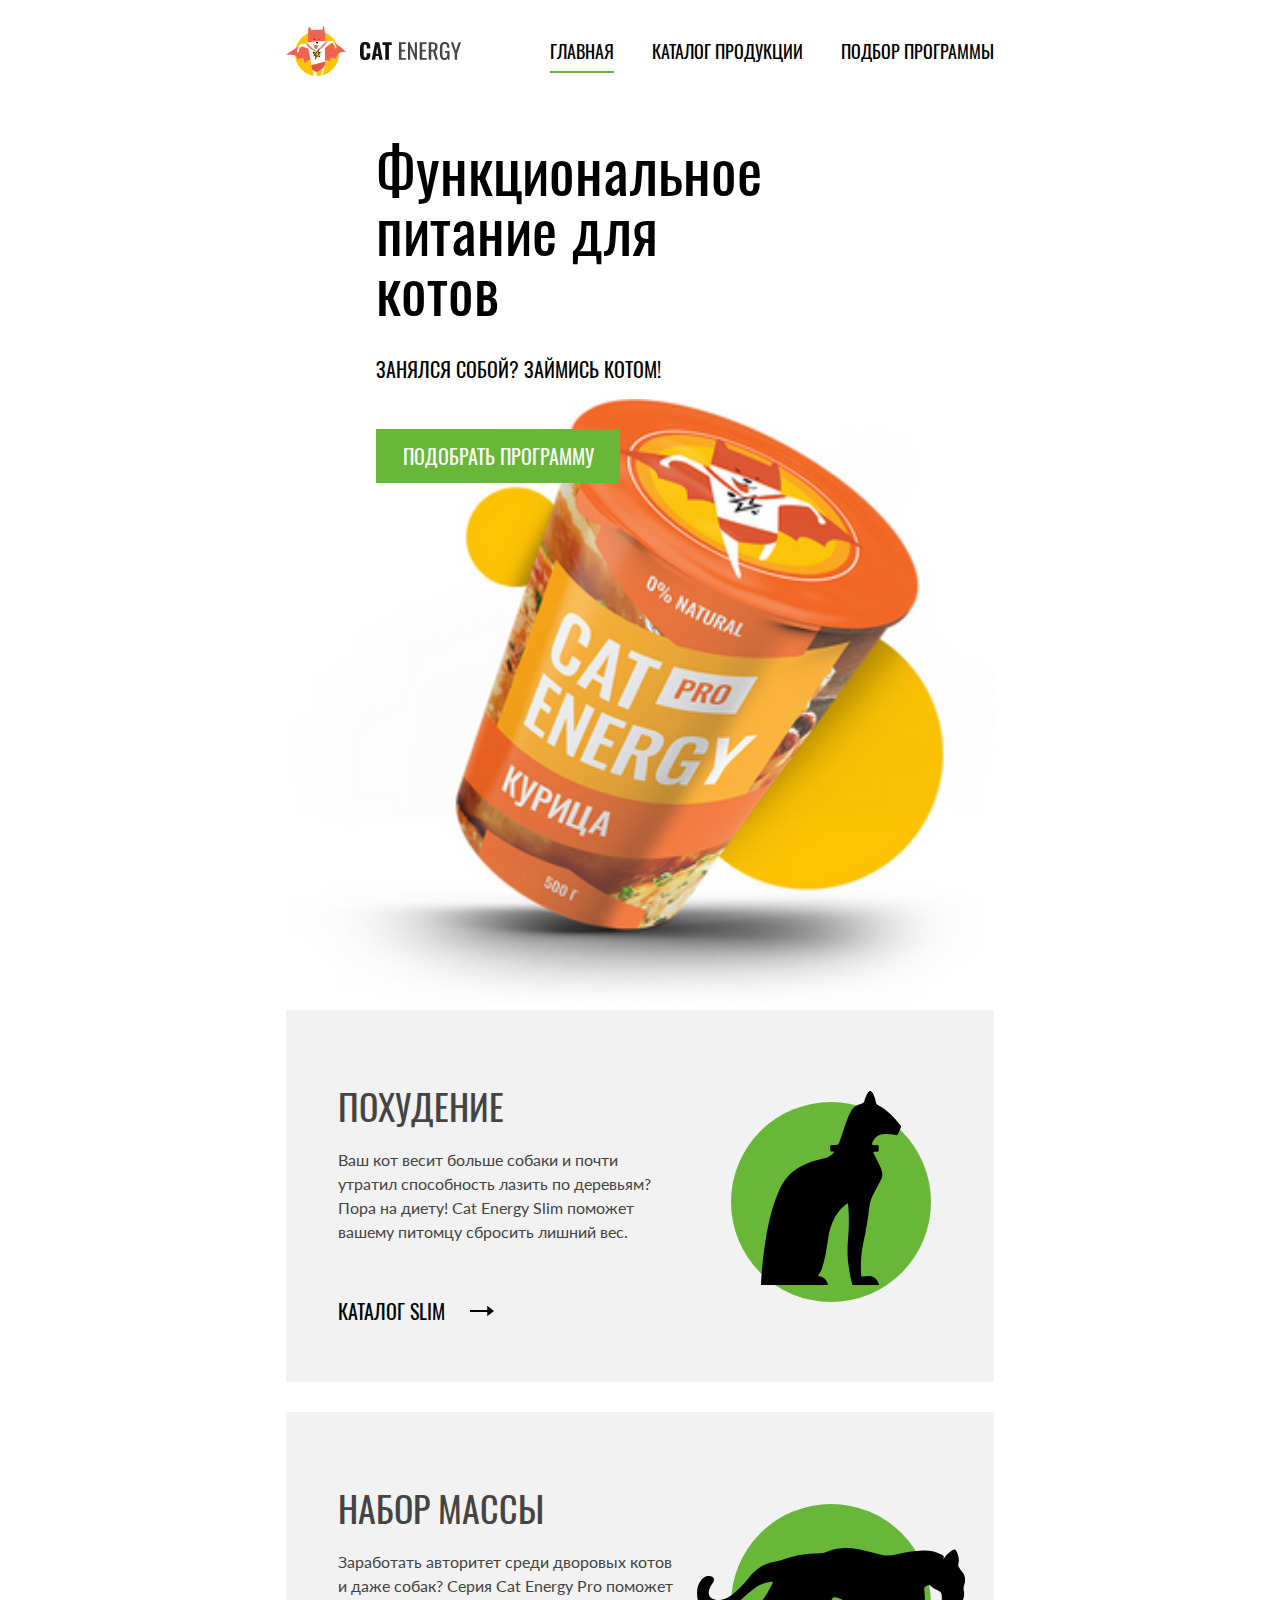
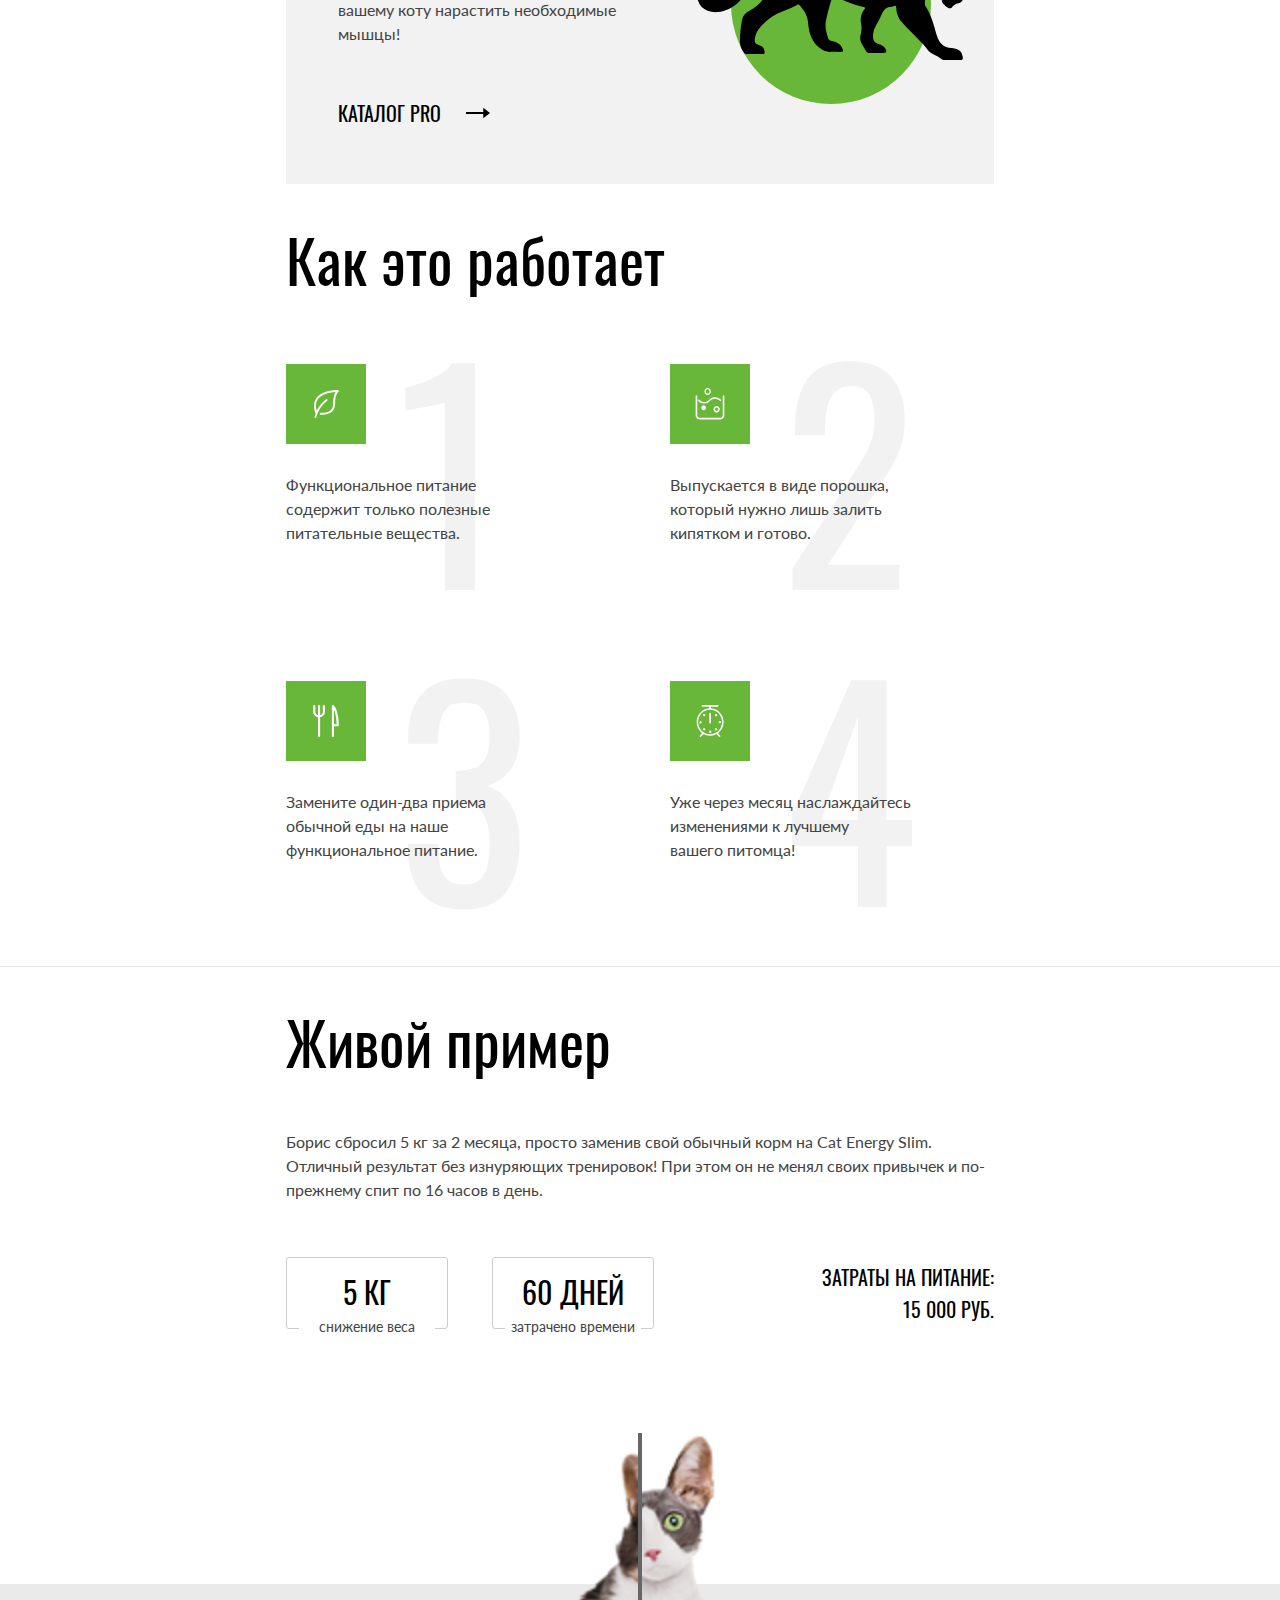
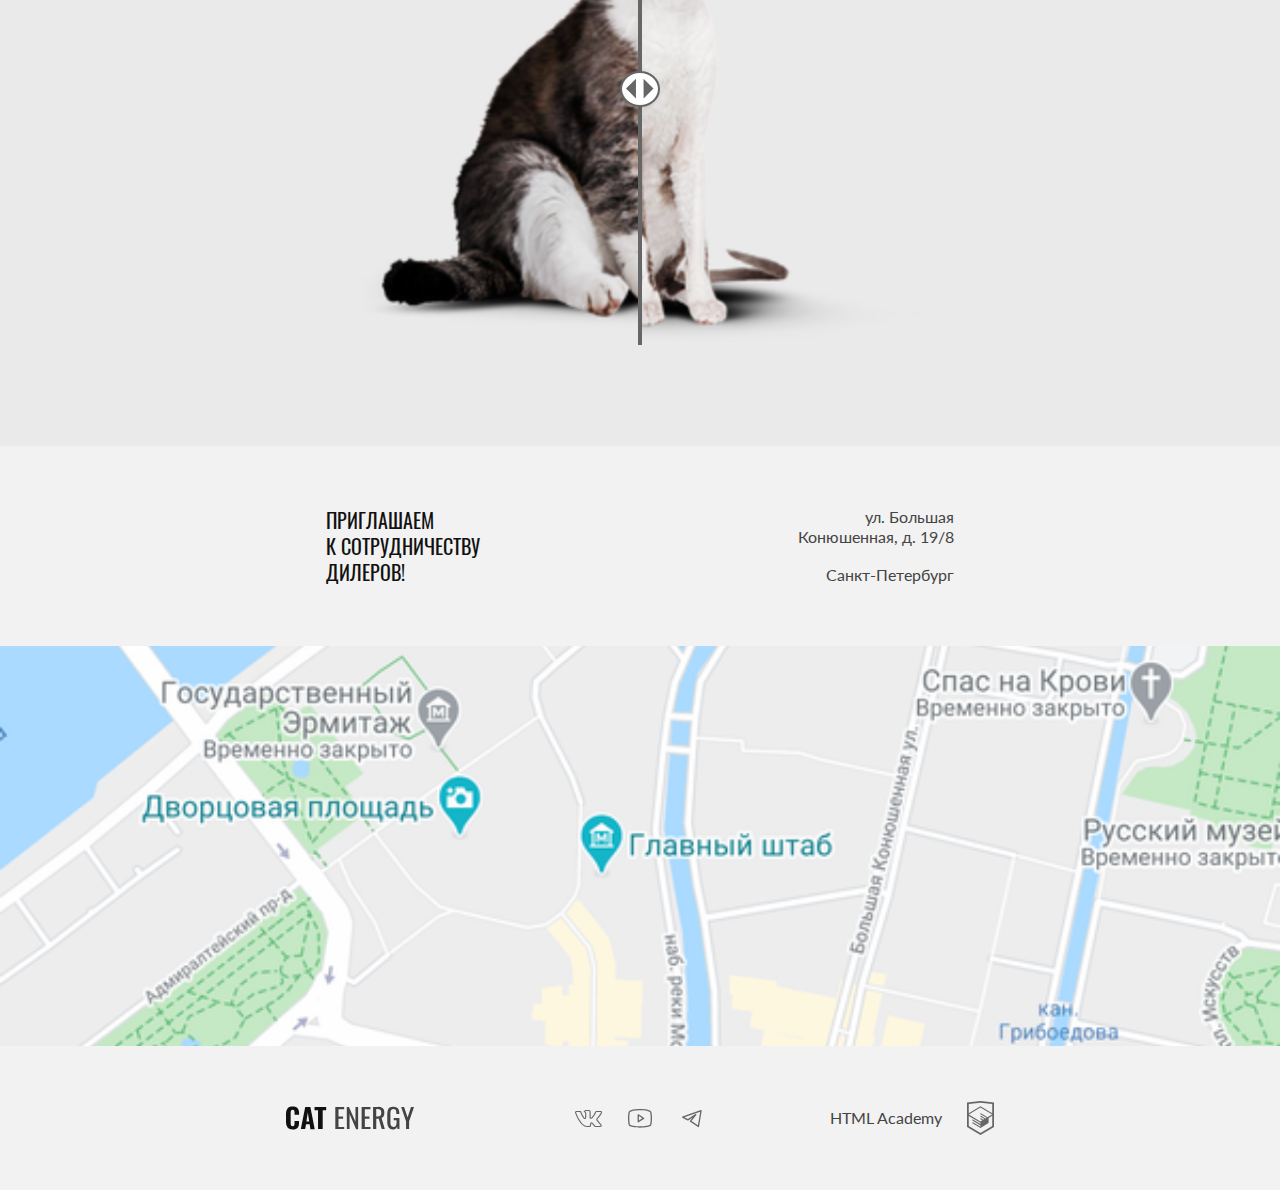
<file: index.html>
<!DOCTYPE html><html class="page" lang="ru"><head><meta charset="UTF-8"><title>Cat Energy</title><meta name="viewport" content="width=device-width,initial-scale=1"><link rel="stylesheet" href="./styles/styles.css"><link rel="icon" href="./favicon.ico"><link rel="icon" href="./favicons/icon.svg" type="image/svg+xml"><link rel="apple-touch-icon" href="./favicons/180.png"><link rel="manifest" href="./manifest.webmanifest"><link rel="preload" href="./fonts/lato/Lato-Regular.woff2" as="font" type="font/woff2"><link rel="preload" href="./fonts/oswald/oswaldregular.woff2" as="font" type="font/woff2"></head><body class="page-body"><header class="page-header container container-mobile"><a class="page-header__logo" href="#"><picture class="page-header__logo-picture"><source width="70" height="59" type="image/svg+xml" media="(min-width: 1440px)" srcset="./images/logo-picture-desktop.svg"><source width="60" height="50" type="image/svg+xml" media="(min-width: 768px)" srcset="./images/logo-picture-tablet.svg"><img src="./images/logo-picture-mobile.svg" width="33" height="38" alt="Логотип Cat Energy"></picture><img class="page-header__logo-text" src="./images/cat-logo-text.svg" width="101" height="20" alt="Текстовый логотип Cat Energy"></a><nav class="page-nav page-nav--highlighted"><button class="page-nav__toggle" type="button"><span class="visually-hidden">Открыть меню</span></button><ul class="page-nav__list page-nav__list--opened"><li class="page-nav__item"><a class="page-nav__item-link page-nav__item-link--active" href="#">Главная</a></li><li class="page-nav__item"><a class="page-nav__item-link" href="./catalog.html">Каталог продукции</a></li><li class="page-nav__item"><a class="page-nav__item-link" href="#">Подбор программы</a></li></ul></nav></header><main><section class="program-selection"><div class="program-selection__wrapper container container-mobile"><h1 class="program-selection__title">Функциональное питание для котов</h1><h2 class="program-selection__subtitle">Занялся собой? Займись котом!</h2><picture class="program-selection__promo-image"><source width="552" height="499" type="image/png" media="(min-width: 1440px)" srcset="./images/main/main-cup-desktop@1x.png, ./images/main/main-cup-desktop@2x.png 2x"><source width="709" height="609" type="image/png" media="(min-width: 768px)" srcset="./images/main/main-cup-tablet@1x.png, ./images/main/main-cup-tablet@2x.png 2x"><img src="./images/main/main-cup-mobile@1x.png" srcset="./images/main/main-cup-mobile@2x.png 2x" width="280" height="270" alt="Оранжевая банка с питанием Cat Energy со вкусом курицы"></picture><a class="program-selection__button button button--growing" href="#">Подобрать программу</a></div></section><section class="program-description container container-mobile"><ul class="program-description__list"><li class="program-description__item program-description__item--cat"><h2 class="program-description__title">Похудение</h2><p class="program-description__text">Ваш кот весит больше собаки и почти утратил способность лазить по деревьям? Пора на диету! Cat Energy Slim поможет вашему питомцу сбросить лишний вес.</p><a class="program-description__link" href="./catalog.html">Каталог slim</a></li><li class="program-description__item program-description__item--tiger"><h2 class="program-description__title">Набор массы</h2><p class="program-description__text">Заработать авторитет среди дворовых котов и даже собак? Серия Cat Energy Pro поможет вашему коту нарастить необходимые мышцы!</p><a class="program-description__link" href="./catalog.html">Каталог pro</a></li></ul></section><section class="program-instructions container container-mobile"><h2 class="program-instructions__title">Как это работает</h2><ol class="program-instructions__list"><li class="program-instructions__item program-instructions__item--leaf"><p class="program-instructions__text">Функциональное питание содержит только полезные питательные вещества.</p></li><li class="program-instructions__item program-instructions__item--water"><p class="program-instructions__text">Выпускается в виде порошка, который нужно лишь залить кипятком и готово.</p></li><li class="program-instructions__item program-instructions__item--cutlery"><p class="program-instructions__text">Замените один-два приема обычной еды на наше функциональное питание.</p></li><li class="program-instructions__item program-instructions__item--timer"><p class="program-instructions__text">Уже через месяц наслаждайтесь изменениями к лучшемy вашего&nbsp;питомца!</p></li></ol></section><section class="program-results"><div class="program-results__inner container container-mobile"><div class="program-results__info"><h2 class="program-results__title">Живой пример</h2><p class="program-results__text">Борис сбросил 5 кг за 2 месяца, просто заменив свой обычный корм на Cat Energy Slim. Отличный результат без изнуряющих тренировок! При этом он не менял своих привычек и по-прежнему спит по 16 часов в день.</p><div class="program-results__wrapper"><ul class="program-results__list"><li class="program-results__item"><span>5 КГ</span> <span class="program-results__description">снижение веса</span></li><li class="program-results__item"><span>60 ДНЕЙ</span> <span class="program-results__description">затрачено времени</span></li></ul><p class="program-results__expenses"><span>Затраты на питание:</span> <span class="program-results__amount">15 000 РУБ.</span></p></div></div><div class="program-results__slider"><two-up class="program-results__slider-inner"><picture class="program-results__picture"><source width="560" height="512" type="image/png" media="(min-width: 768px)" srcset="./images/slider/slider-before-tablet@1x.png, ./images/slider/slider-before-tablet@2x.png 2x"><img src="./images/slider/slider-before-mobile@1x.png" srcset="./images/slider/slider-before-mobile@2x.png 2x" width="280" height="256" alt="Фото кота до похудения"></picture><picture class="program-results__picture"><source width="560" height="512" type="image/png" media="(min-width: 768px)" srcset="./images/slider/slider-after-tablet@1x.png, ./images/slider/slider-after-tablet@2x.png 2x"><img src="./images/slider/slider-after-mobile@1x.png" srcset="./images/slider/slider-after-mobile@2x.png 2x" width="280" height="256" alt="Фото кота после похудения"></picture></two-up></div></div></section><section class="contacts"><div class="contacts__inner container container-mobile"><div class="contacts__info"><h2 class="contacts__title">Приглашаем к&nbsp;сотрудничеству дилеров!</h2><p class="contacts__adress"><span>ул. Большая Конюшенная, д. 19/8</span> <span>Санкт-Петербург</span></p></div><div class="contacts__map"><iframe class="contacts__interactive-map" src="https://www.google.com/maps/embed?pb=!1m18!1m12!1m3!1d1998.6037876728572!2d30.32047247705171!3d59.93871647491517!2m3!1f0!2f0!3f0!3m2!1i1024!2i768!4f13.1!3m3!1m2!1s0x4696310fca145cc1%3A0x42b32648d8238007!2z0JHQvtC70YzRiNCw0Y8g0JrQvtC90Y7RiNC10L3QvdCw0Y8g0YPQuy4sIDE5LzgsINCh0LDQvdC60YIt0J_QtdGC0LXRgNCx0YPRgNCzLCDQoNC-0YHRgdC40Y8sIDE5MTE4Ng!5e0!3m2!1sru!2spl!4v1726647471331!5m2!1sru!2spl" width="320" height="362" allowfullscreen title="ул. Большая Конюшенная, д. 19/8 Санкт-Петербург"></iframe></div></div></section></main><footer class="page-footer"><div class="page-footer__wrapper container container-mobile"><a class="page-footer__logo" href="#"><img src="./images/cat-logo-text.svg" width="128" height="24" alt="Текстовый логотип Cat Energy"></a><ul class="page-footer__socials"><li><a class="page-footer__social-link page-footer__social-link--vk" href="#"><span class="visually-hidden">ВКонтакте</span></a></li><li><a class="page-footer__social-link page-footer__social-link--youtube" href="#"><span class="visually-hidden">ЮТуб</span></a></li><li><a class="page-footer__social-link page-footer__social-link--telegram" href="#"><span class="visually-hidden">Телеграм</span></a></li></ul><a class="page-footer__academy" href="https://htmlacademy.ru/intensive/adaptive">HTML Academy</a></div></footer><script src="./scripts/index.js" defer="defer"></script><script src="./scripts/slider.js" defer="defer"></script></body></html>
</file>
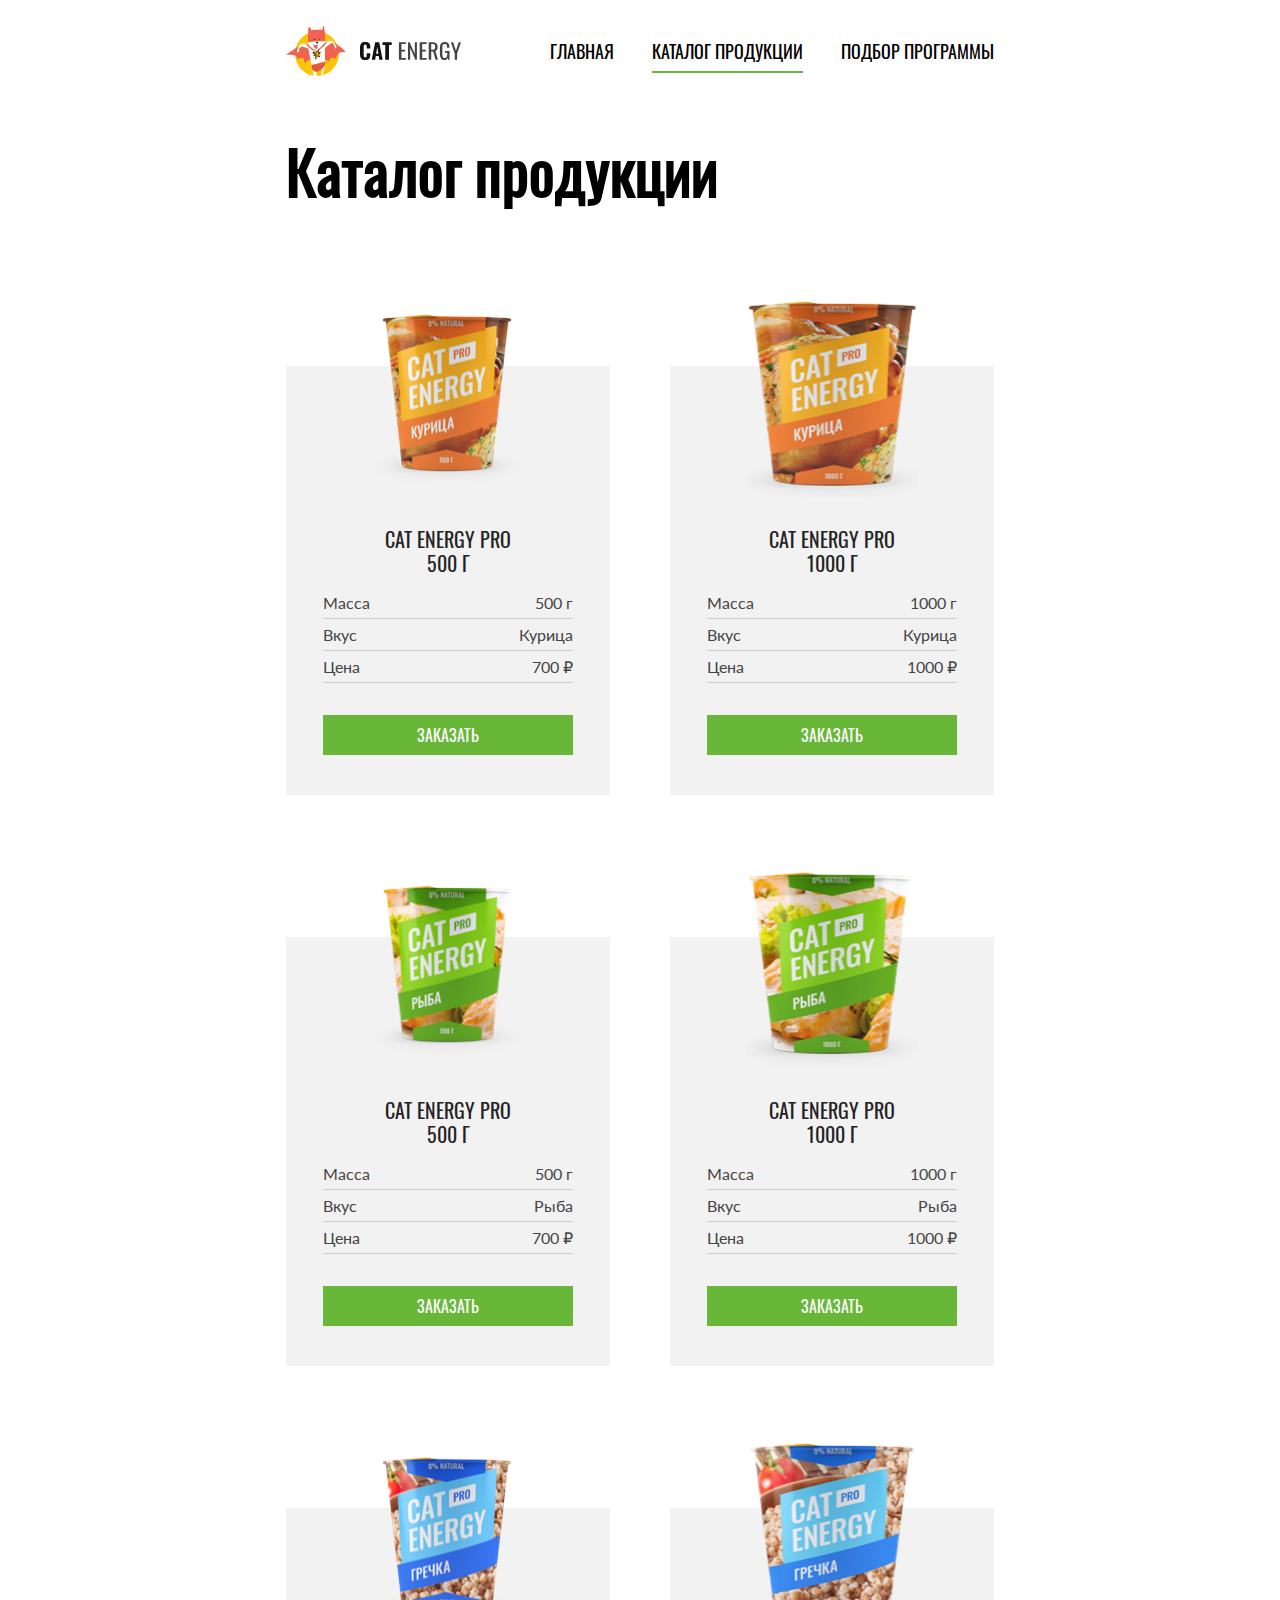
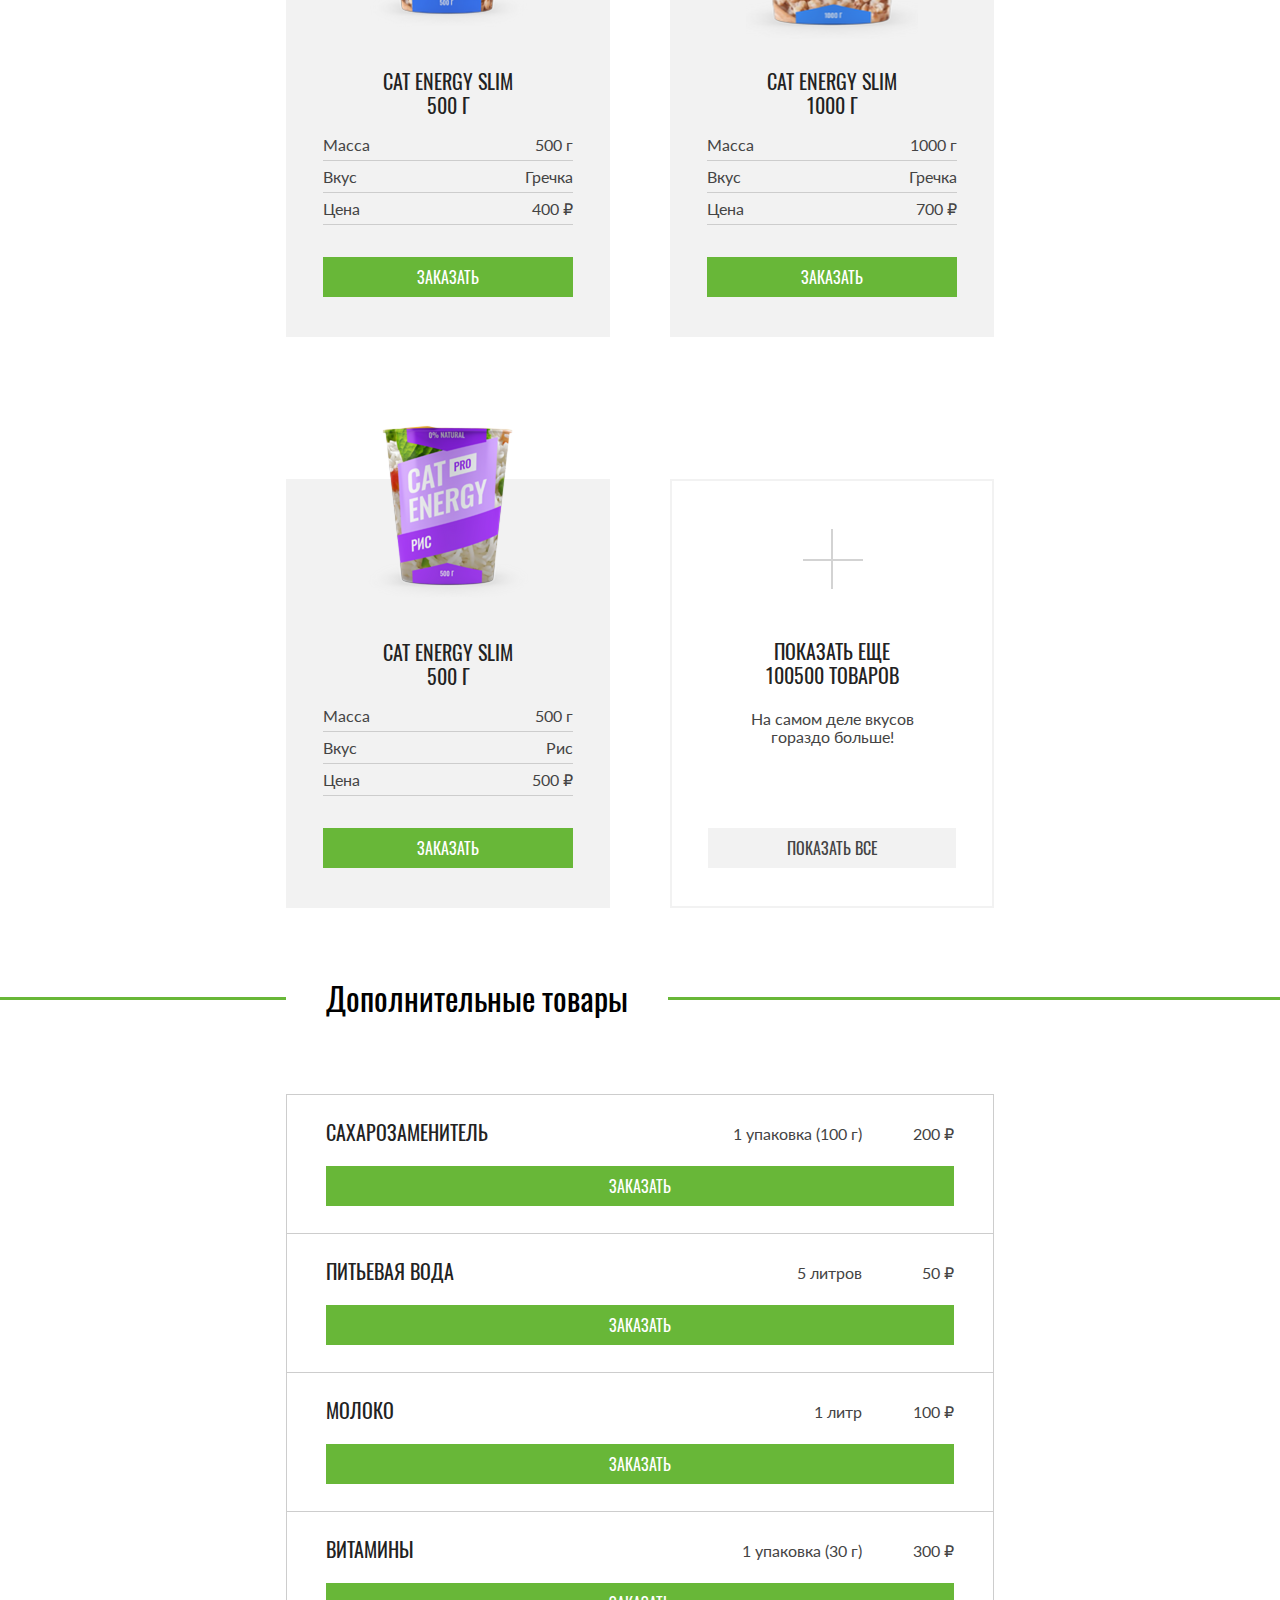
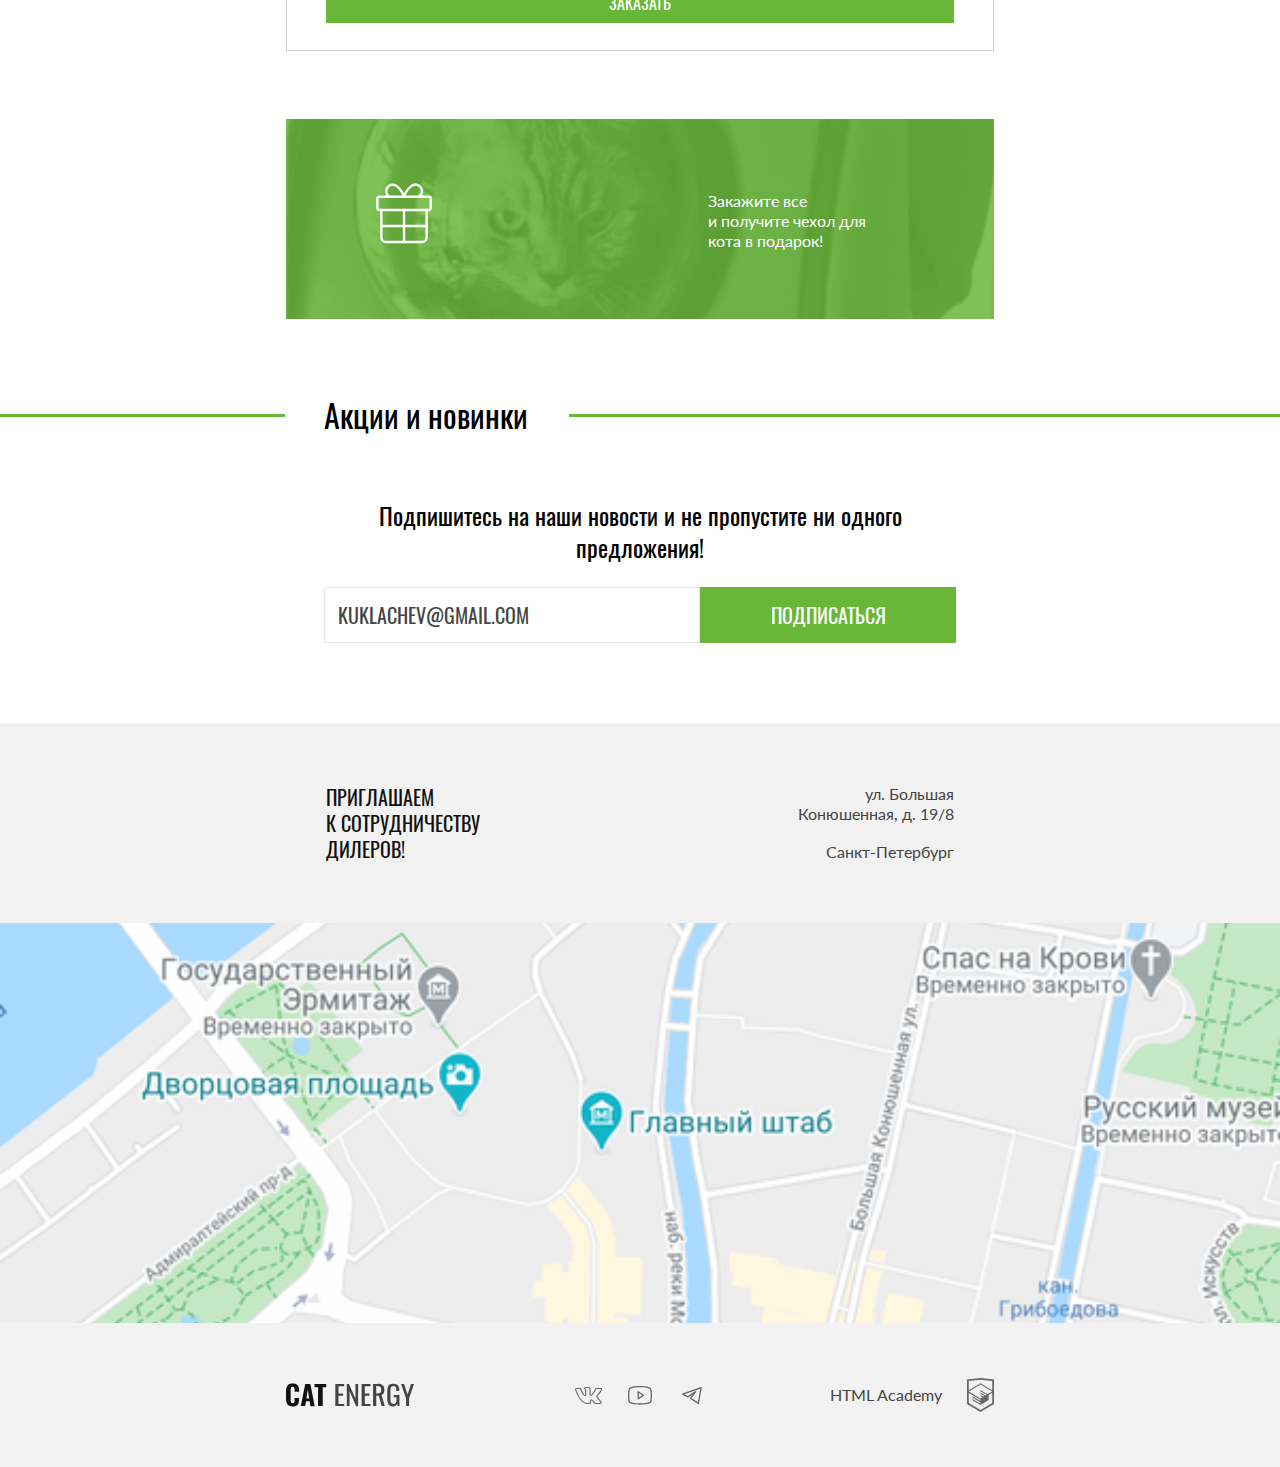
<file: catalog.html>
<!DOCTYPE html><html class="page" lang="ru"><head><meta charset="UTF-8"><title>Cat Energy</title><meta name="viewport" content="width=device-width,initial-scale=1"><link rel="stylesheet" href="./styles/styles.css"><link rel="icon" href="./favicon.ico"><link rel="icon" href="./favicons/icon.svg" type="image/svg+xml"><link rel="apple-touch-icon" href="./favicons/180.png"><link rel="manifest" href="./manifest.webmanifest"><link rel="preload" href="./fonts/lato/Lato-Regular.woff2" as="font" type="font/woff2"><link rel="preload" href="./fonts/oswald/oswaldregular.woff2" as="font" type="font/woff2"></head><body class="page-body"><header class="page-header page-header--underline container container-mobile"><a class="page-header__logo" href="./index.html"><picture class="page-header__logo-picture"><source width="70" height="59" type="image/svg+xml" media="(min-width: 1440px)" srcset="./images/logo-picture-desktop.svg"><source width="60" height="50" type="image/svg+xml" media="(min-width: 768px)" srcset="./images/logo-picture-tablet.svg"><img src="./images/logo-picture-mobile.svg" width="33" height="38" alt="Логотип Cat Energy"></picture><img class="page-header__logo-text" src="./images/cat-logo-text.svg" width="101" height="20" alt="Текстовый логотип Cat Energy"></a><nav class="page-nav"><button class="page-nav__toggle" type="button"><span class="visually-hidden">Открыть меню</span></button><ul class="page-nav__list page-nav__list--opened"><li class="page-nav__item"><a class="page-nav__item-link" href="./index.html">Главная</a></li><li class="page-nav__item"><a class="page-nav__item-link page-nav__item-link--active" href="#">Каталог продукции</a></li><li class="page-nav__item"><a class="page-nav__item-link" href="#">Подбор программы</a></li></ul></nav></header><main><section class="catalog container container-mobile"><h1 class="catalog__title">Каталог продукции</h1><ul class="catalog__list"><li class="catalog__item"><picture class="catalog__picture"><source width="161" height="171" type="image/png" media="(min-width: 1140px)" srcset="./images/catalog/pro500-chicken-tablet-desktop@1x.png, ./images/catalog/pro500-chicken-tablet-desktop@2x.png 2x"><source width="161" height="171" type="image/png" media="(min-width: 768px)" srcset="./images/catalog/pro500-chicken-tablet-desktop@1x.png, ./images/catalog/pro500-chicken-tablet-desktop@2x.png 2x"><img src="./images/catalog/pro500-chicken-mobile@1x.png" srcset="./images/catalog/pro500-chicken-mobile@2x.png 2x" width="68" height="86" alt="Фото продукта"></picture><div class="catalog__description"><h2 class="catalog__subtitle">Cat Energy PRO 500 г</h2><dl class="catalog__params"><div class="catalog__param"><dt class="catalog__key">Масса</dt><dd class="catalog__value">500 г</dd></div><div class="catalog__param"><dt class="catalog__key">Вкус</dt><dd class="catalog__value">Курица</dd></div><div class="catalog__param"><dt class="catalog__key">Цена</dt><dd class="catalog__value">700 ₽</dd></div></dl></div><a class="catalog__order button" href="#">Заказать</a></li><li class="catalog__item"><picture class="catalog__picture"><source width="172" height="196" type="image/png" media="(min-width: 1140px)" srcset="./images/catalog/pro1000-chicken-tablet-desktop@1x.png, ./images/catalog/pro1000-chicken-tablet-desktop@2x.png 2x"><source width="168" height="200" type="image/png" media="(min-width: 768px)" srcset="./images/catalog/pro1000-chicken-tablet-desktop@1x.png, ./images/catalog/pro1000-chicken-tablet-desktop@2x.png 2x"><img src="./images/catalog/pro1000-chicken-mobile@1x.png" srcset="./images/catalog/pro1000-chicken-mobile@2x.png 2x" width="84" height="100" alt="Фото продукта"></picture><div class="catalog__description"><h2 class="catalog__subtitle">Cat Energy PRO 1000 г</h2><dl class="catalog__params"><div class="catalog__param"><dt class="catalog__key">Масса</dt><dd class="catalog__value">1000 г</dd></div><div class="catalog__param"><dt class="catalog__key">Вкус</dt><dd class="catalog__value">Курица</dd></div><div class="catalog__param"><dt class="catalog__key">Цена</dt><dd class="catalog__value">1000 ₽</dd></div></dl></div><a class="catalog__order button" href="#">Заказать</a></li><li class="catalog__item"><picture class="catalog__picture"><source width="161" height="171" type="image/png" media="(min-width: 1140px)" srcset="./images/catalog/pro500-fish-tablet-desktop@1x.png, ./images/catalog/pro500-fish-tablet-desktop@2x.png 2x"><source width="161" height="171" type="image/png" media="(min-width: 768px)" srcset="./images/catalog/pro500-fish-tablet-desktop@1x.png, ./images/catalog/pro500-fish-tablet-desktop@2x.png 2x"><img src="./images/catalog/pro500-fish-mobile@1x.png" srcset="./images/catalog/pro500-fish-mobile@2x.png 2x" width="68" height="78" alt="Фото продукта"></picture><div class="catalog__description"><h2 class="catalog__subtitle">Cat Energy PRO 500 г</h2><dl class="catalog__params"><div class="catalog__param"><dt class="catalog__key">Масса</dt><dd class="catalog__value">500 г</dd></div><div class="catalog__param"><dt class="catalog__key">Вкус</dt><dd class="catalog__value">Рыба</dd></div><div class="catalog__param"><dt class="catalog__key">Цена</dt><dd class="catalog__value">700 ₽</dd></div></dl></div><a class="catalog__order button" href="#">Заказать</a></li><li class="catalog__item"><picture class="catalog__picture"><source width="172" height="196" type="image/png" media="(min-width: 1140px)" srcset="./images/catalog/pro1000-fish-tablet-desktop@1x.png, ./images/catalog/pro1000-fish-tablet-desktop@2x.png 2x"><source width="168" height="200" type="image/png" media="(min-width: 768px)" srcset="./images/catalog/pro1000-fish-tablet-desktop@1x.png, ./images/catalog/pro1000-fish-tablet-desktop@2x.png 2x"><img src="./images/catalog/pro1000-fish-mobile@1x.png" srcset="./images/catalog/pro1000-fish-mobile@2x.png 2x" width="84" height="100" alt="Фото продукта"></picture><div class="catalog__description"><h2 class="catalog__subtitle">Cat Energy PRO 1000 г</h2><dl class="catalog__params"><div class="catalog__param"><dt class="catalog__key">Масса</dt><dd class="catalog__value">1000 г</dd></div><div class="catalog__param"><dt class="catalog__key">Вкус</dt><dd class="catalog__value">Рыба</dd></div><div class="catalog__param"><dt class="catalog__key">Цена</dt><dd class="catalog__value">1000 ₽</dd></div></dl></div><a class="catalog__order button" href="#">Заказать</a></li><li class="catalog__item"><picture class="catalog__picture"><source width="161" height="171" type="image/png" media="(min-width: 1140px)" srcset="./images/catalog/slim500-buckwheat-tablet-desktop@1x.png, ./images/catalog/slim500-buckwheat-tablet-desktop@2x.png 2x"><source width="161" height="171" type="image/png" media="(min-width: 768px)" srcset="./images/catalog/slim500-buckwheat-tablet-desktop@1x.png, ./images/catalog/slim500-buckwheat-tablet-desktop@2x.png 2x"><img src="./images/catalog/slim500-buckwheat-mobile@1x.png" srcset="./images/catalog/slim500-buckwheat-mobile@2x.png 2x" width="68" height="78" alt="Фото продукта"></picture><div class="catalog__description"><h2 class="catalog__subtitle">Cat Energy SLIM 500 г</h2><dl class="catalog__params"><div class="catalog__param"><dt class="catalog__key">Масса</dt><dd class="catalog__value">500 г</dd></div><div class="catalog__param"><dt class="catalog__key">Вкус</dt><dd class="catalog__value">Гречка</dd></div><div class="catalog__param"><dt class="catalog__key">Цена</dt><dd class="catalog__value">400 ₽</dd></div></dl></div><a class="catalog__order button" href="#">Заказать</a></li><li class="catalog__item"><picture class="catalog__picture"><source width="172" height="196" type="image/png" media="(min-width: 1140px)" srcset="./images/catalog/slim1000-buckwheat-tablet-desktop@1x.png, ./images/catalog/slim1000-buckwheat-tablet-desktop@2x.png 2x"><source width="168" height="200" type="image/png" media="(min-width: 768px)" srcset="./images/catalog/slim1000-buckwheat-tablet-desktop@1x.png, ./images/catalog/slim1000-buckwheat-tablet-desktop@2x.png 2x"><img src="./images/catalog/slim1000-buckwheat-mobile@1x.png" srcset="./images/catalog/slim1000-buckwheat-mobile@2x.png 2x" width="84" height="100" alt="Фото продукта"></picture><div class="catalog__description"><h2 class="catalog__subtitle">Cat Energy SLIM 1000 г</h2><dl class="catalog__params"><div class="catalog__param"><dt class="catalog__key">Масса</dt><dd class="catalog__value">1000 г</dd></div><div class="catalog__param"><dt class="catalog__key">Вкус</dt><dd class="catalog__value">Гречка</dd></div><div class="catalog__param"><dt class="catalog__key">Цена</dt><dd class="catalog__value">700 ₽</dd></div></dl></div><a class="catalog__order button" href="#">Заказать</a></li><li class="catalog__item"><picture class="catalog__picture"><source width="163" height="174" type="image/png" media="(min-width: 1140px)" srcset="./images/catalog/slim500-rice-tablet-desktop@1x.png, ./images/catalog/slim500-rice-tablet-desktop@2x.png 2x"><source width="163" height="174" type="image/png" media="(min-width: 768px)" srcset="./images/catalog/slim500-rice-tablet-desktop@1x.png, ./images/catalog/slim500-rice-tablet-desktop@2x.png 2x"><img src="./images/catalog/slim500-rice-mobile@1x.png" srcset="./images/catalog/slim500-rice-mobile@2x.png 2x" width="72" height="84" alt="Фото продукта"></picture><div class="catalog__description"><h2 class="catalog__subtitle">Cat Energy SLIM 500 г</h2><dl class="catalog__params"><div class="catalog__param"><dt class="catalog__key">Масса</dt><dd class="catalog__value">500 г</dd></div><div class="catalog__param"><dt class="catalog__key">Вкус</dt><dd class="catalog__value">Рис</dd></div><div class="catalog__param"><dt class="catalog__key">Цена</dt><dd class="catalog__value">500 ₽</dd></div></dl></div><a class="catalog__order button" href="#">Заказать</a></li><li class="catalog__item catalog__item--more"><h2 class="catalog__subtitle catalog__subtitle--centered">Показать еще 100500 товаров</h2><p class="catalog__subtext">На самом деле вкусов гораздо больше!</p><a class="catalog__show-all button button--grey" href="#">Показать все</a></li></ul></section><section class="additional-products"><div class="additional-products__inner container container-mobile"><h2 class="additional-products__title">Дополнительные товары</h2><div class="additional-products__wrapper"><ul class="additional-products__list"><li class="additional-products__item"><h3 class="additional-products__item-title">Сахарозаменитель</h3><dl class="additional-products__item-info"><dt class="additional-products__key">1 упаковка (100 г)</dt><dd class="additional-products__value">200 ₽</dd></dl><a class="additional-products__item-button button" href="#">Заказать</a></li><li class="additional-products__item"><h3 class="additional-products__item-title">Питьевая вода</h3><dl class="additional-products__item-info"><dt class="additional-products__key">5 литров</dt><dd class="additional-products__value">50 ₽</dd></dl><a class="additional-products__item-button button" href="#">Заказать</a></li><li class="additional-products__item"><h3 class="additional-products__item-title">Молоко</h3><dl class="additional-products__item-info"><dt class="additional-products__key">1 литр</dt><dd class="additional-products__value">100 ₽</dd></dl><a class="additional-products__item-button button" href="#">Заказать</a></li><li class="additional-products__item"><h3 class="additional-products__item-title">Витамины</h3><dl class="additional-products__item-info"><dt class="additional-products__key">1 упаковка (30 г)</dt><dd class="additional-products__value">300 ₽</dd></dl><a class="additional-products__item-button button" href="#">Заказать</a></li></ul><div class="additional-products__select-all container"><h3 class="additional-products__select-all-title">Закажите все<br>и получите чехол для кота в подарок!</h3></div></div></div></section><section class="catalog-subscribrion"><div class="catalog-subscribrion__inner container container-mobile"><h2 class="catalog-subscribrion__title">Акции и новинки</h2><div class="catalog-subscribrion__form-wrapper"><p class="catalog-subscribrion__text">Подпишитесь на наши новости и не пропустите ни одного предложения!</p><form class="catalog-subscribrion__form" action="https://echo.htmlacademy.ru" method="post"><label class="visually-hidden" for="subscribrion">Email</label> <input class="catalog-subscribrion__input" name="email" type="email" placeholder="kuklachev@gmail.com" id="subscribrion" required> <button class="catalog-subscribrion__button button button--large" type="submit">Подписаться</button></form></div></div></section><section class="contacts"><div class="contacts__inner container container-mobile"><div class="contacts__info"><h2 class="contacts__title">Приглашаем к&nbsp;сотрудничеству дилеров!</h2><p class="contacts__adress"><span>ул. Большая Конюшенная, д. 19/8</span> <span>Санкт-Петербург</span></p></div><div class="contacts__map"><iframe class="contacts__interactive-map" src="https://www.google.com/maps/embed?pb=!1m18!1m12!1m3!1d1998.6037876728572!2d30.32047247705171!3d59.93871647491517!2m3!1f0!2f0!3f0!3m2!1i1024!2i768!4f13.1!3m3!1m2!1s0x4696310fca145cc1%3A0x42b32648d8238007!2z0JHQvtC70YzRiNCw0Y8g0JrQvtC90Y7RiNC10L3QvdCw0Y8g0YPQuy4sIDE5LzgsINCh0LDQvdC60YIt0J_QtdGC0LXRgNCx0YPRgNCzLCDQoNC-0YHRgdC40Y8sIDE5MTE4Ng!5e0!3m2!1sru!2spl!4v1726647471331!5m2!1sru!2spl" width="320" height="362" allowfullscreen title="ул. Большая Конюшенная, д. 19/8 Санкт-Петербург"></iframe></div></div></section></main><footer class="page-footer"><div class="page-footer__wrapper container container-mobile"><a class="page-footer__logo" href="#"><img src="./images/cat-logo-text.svg" width="128" height="24" alt="Текстовый логотип Cat Energy"></a><ul class="page-footer__socials"><li><a class="page-footer__social-link page-footer__social-link--vk" href="#"><span class="visually-hidden">ВКонтакте</span></a></li><li><a class="page-footer__social-link page-footer__social-link--youtube" href="#"><span class="visually-hidden">ЮТуб</span></a></li><li><a class="page-footer__social-link page-footer__social-link--telegram" href="#"><span class="visually-hidden">Телеграм</span></a></li></ul><a class="page-footer__academy" href="https://htmlacademy.ru/intensive/adaptive">HTML Academy</a></div></footer><script src="scripts/index.js" defer="defer"></script></body></html>
</file>
<file: styles/styles.css>
@font-face{font-family:Lato;font-weight:400;font-style:normal;src:url(../fonts/lato/Lato-Regular.woff2)format("woff2");font-display:swap}@font-face{font-family:Oswald;font-weight:400;font-style:normal;src:url(../fonts/oswald/oswaldregular.woff2)format("woff2");font-display:swap}*,:before,:after{box-sizing:border-box}.page-body{color:#444;text-align:center;flex-direction:column;min-height:100vh;margin:0 auto;padding:0;font-family:lato,Arial,sans-serif;font-size:14px;font-weight:400;line-height:18px;display:flex}.visually-hidden{clip:rect(0,0,0,0);white-space:nowrap;border-width:0;width:1px;height:1px;margin:-1px;padding:0;position:absolute;overflow:hidden}@media (width>=320px){.container-mobile{width:280px;margin:0 auto}}@media (width>=768px){.container{width:708px;margin:0 auto}}@media (width>=1440px){.container{width:1220px;margin:0 auto}}.button{text-transform:uppercase;color:#fff;word-break:break-all;background-color:#68b738;border:none;justify-content:center;align-items:center;padding:10px;font-family:Oswald,Arial,sans-serif;font-size:16px;line-height:20px;display:inline-flex}.button--large{padding:14px;font-size:20px;line-height:26px}@media (width>=768px){.button--growing{padding:14px;font-size:20px;line-height:26px}}.button--grey{color:#444;background-color:#f2f2f2}.button:hover,.button:active{background-color:#5eaa2f}.button--grey:hover,.button--grey:active{background-color:#ebebeb}.button:active{color:#ffffff4d}.button--grey:active{color:#444}.page-header{justify-content:space-between;align-items:center;gap:24px;padding-block:14px;display:flex;position:relative}.page-header--underline{position:relative}.page-header--underline:after{content:"";background-color:#d9d9d9;width:100vw;height:1px;position:absolute;bottom:0;left:calc(50% - 50vw)}@media (width>=768px){.page-header{padding-block:26px}.page-header--underline{position:static}.page-header--underline:after{content:unset}}@media (width>=1440px){.page-header{padding-top:54px;padding-bottom:30px}}.page-header__logo{align-items:center;display:flex}.page-header__logo:hover{opacity:.8}.page-header__logo:active{opacity:.6}.page-header__logo-picture{margin-right:56px;display:flex}@media (width>=768px){.page-header__logo-picture{margin-right:14px}}@media (width>=1440px){.page-header__logo-text{width:118px;height:21px}.page-header-catalog{position:initial;margin-top:55px;padding:0 110px}}.page-nav{text-transform:uppercase;font-family:Oswald,Arial,sans-serif;font-size:20px;line-height:20px}@media (width>=1440px){.page-nav--highlighted{max-width:49%}}.page-nav__toggle{background-color:unset;background-image:url(../icons/stack.svg#menu-burger);background-position:50%;background-repeat:no-repeat;background-size:24px;border:none;width:32px;height:32px;padding:4px}.page-nav__toggle--opened{background-image:url(../icons/stack.svg#menu-cross-mobile)}@media (width>=768px){.page-nav__toggle{display:none}}.page-nav__list{margin:0;padding:0;list-style:none;display:none}.page-nav__list--opened{z-index:1000;background-color:#fff;border-top:1px solid #e6e6e6;width:100vw;display:block;position:absolute;top:100%;right:calc(50% - 50vw)}@media (width>=768px){.page-nav__list{position:initial;border:none;flex-wrap:wrap;align-items:center;gap:24px 38px;display:flex}}@media (width>=1440px){.page-nav__list{gap:34px}}.page-nav__item{border-bottom:1px solid #e6e6e6}@media (width>=768px){.page-nav__item{border:none}}.page-nav__item-link{color:#000;padding:24px;text-decoration:none;display:block}@media (width>=768px){.page-nav__item-link{padding:0;font-size:18px;line-height:24px}.page-nav__item-link--active{cursor:default;position:relative}.page-nav__item-link--active:after{content:"";background-color:#68b738;height:2px;position:absolute;bottom:-10px;left:0;right:0}.page-nav__item-link:hover:not(.page-nav__item-link--active){opacity:.6}.page-nav__item-link:active:not(.page-nav__item-link--active){opacity:.3}}@media (width>=1440px){.page-nav__item-link{font-size:20px;line-height:30px}.page-nav--highlighted .page-nav__item-link{color:#fff}.page-nav--highlighted .page-nav__item-link--active:after{background-color:#fff}}.page-footer{background-color:#f2f2f2;margin-top:auto}.page-footer__logo{justify-content:center;display:flex}.page-footer__logo:hover,.page-footer__logo:focus{opacity:.8}.page-footer__logo:active{opacity:.6}.page-footer__socials{flex-wrap:wrap;justify-content:center;align-items:center;gap:24px;margin:0;padding:0;list-style:none;display:flex}.page-footer__academy{text-align:left;color:#444;padding-right:50px;font-size:16px;line-height:34px;text-decoration:none;display:block;position:relative}.page-footer__social-link,.page-footer__academy:after{background-color:#666;background-position:50%;background-repeat:no-repeat;width:28px;height:22px;display:block;-webkit-mask-size:28px 22px;mask-size:28px 22px;-webkit-mask-repeat:no-repeat;mask-repeat:no-repeat}.page-footer__academy:after{content:"";width:27px;height:34px;position:absolute;top:calc(50% - 17px);right:0;-webkit-mask-image:url(../icons/stack.svg#logo-academy);mask-image:url(../icons/stack.svg#logo-academy);-webkit-mask-size:27px 34px;mask-size:27px 34px}.page-footer__social-link{width:28px;height:22px;-webkit-mask-size:28px 22px;mask-size:28px 22px}.page-footer__social-link:hover,.page-footer__social-link:focus,.page-footer__social-link:active,.page-footer__academy:hover:after,.page-footer__academy:focus:after,.page-footer__academy:active:after{background-color:#68b738}.page-footer__academy:active,.page-footer__social-link:active{opacity:.3}.page-footer__social-link--vk{-webkit-mask-image:url(../icons/stack.svg#vkontakte-icon);mask-image:url(../icons/stack.svg#vkontakte-icon)}.page-footer__social-link--youtube{-webkit-mask-image:url(../icons/stack.svg#youtube-icon);mask-image:url(../icons/stack.svg#youtube-icon)}.page-footer__social-link--telegram{-webkit-mask-image:url(../icons/stack.svg#telegram-icon);mask-image:url(../icons/stack.svg#telegram-icon)}.page-footer__logo,.page-footer__socials{border-bottom:1px solid #d9d9d9}.page-footer__wrapper,.page-footer__logo,.page-footer__socials,.page-footer__academy{padding-block:20px}@media (width>=768px){.page-footer__wrapper{grid-template-columns:repeat(3,1fr);align-items:center;gap:24px;padding-block:55px;display:grid}.page-footer__logo{width:128px}.page-footer__academy{gap:24px;width:164px;margin-left:auto}.page-footer__logo,.page-footer__socials,.page-footer__academy{padding-block:0}.page-footer__logo,.page-footer__socials{border-bottom:none}}@media (width>=1440px){.page-footer__wrapper{padding-block:66px}}.program-selection{color:#fff;margin-bottom:20px;padding-top:28px;font-family:Oswald,Arial,sans-serif;position:relative}.program-selection:before{content:"";z-index:-1;background-color:#68b738;background-image:linear-gradient(#68b738d9,#68b738d9),url(../../../images/index-mobile-cat@2x.png);background-position:50%;background-repeat:no-repeat;background-size:cover;background-attachment:scroll,scroll;background-origin:padding-box,padding-box;background-clip:border-box,border-box;height:302px;position:absolute;top:0;left:0;right:0}@media (width>=768px){.program-selection{color:#000;margin-bottom:527px;padding-top:37px}.program-selection:before{display:none}}@media (width>=1440px){.program-selection{margin-bottom:85px;padding-top:80px;padding-bottom:184px;position:static}.program-selection:before{background-color:#0000;background-image:linear-gradient(#68b738d9,#68b738d9),url(../../../images/index-desktop-cat@2x.png);background-position:100% 0;background-repeat:repeat,repeat;background-size:50vw;background-attachment:scroll,scroll;background-origin:padding-box,padding-box;background-clip:border-box,border-box;height:694px;display:block;top:0;left:50%}}.program-selection__wrapper{text-align:center}@media (width>=768px){.program-selection__wrapper{text-align:left;padding-left:90px}}@media (width>=1440px){.program-selection__wrapper{text-align:left;padding-left:80px;position:relative}}.program-selection__title{margin:0 0 24px;font-size:36px;font-weight:400;line-height:1}@media (width>=768px){.program-selection__title{max-width:416px;margin-bottom:40px;font-size:60px}}.program-selection__subtitle{text-transform:uppercase;margin:0 0 28px;font-size:14px;font-weight:400;line-height:1}@media (width>=768px){.program-selection__subtitle{max-width:416px;margin-bottom:50px;font-size:20px}}.program-selection__promo-image{margin-bottom:4px;display:inline-flex}@media (width>=768px){.program-selection__promo-image{z-index:-1;justify-content:center;margin-bottom:0;position:absolute;bottom:-525px;left:0;right:0}}@media (width>=1440px){.program-selection__promo-image{top:-80px;bottom:unset;left:calc(50% - 160px);right:unset}}.program-selection__button{width:100%;text-decoration:none}@media (width>=768px){.program-selection__button{max-width:244px}}.program-description{text-align:left;margin-bottom:20px}@media (width>=768px){.program-description{margin-bottom:55px}}@media (width>=1440px){.program-description{margin-bottom:83px}}.program-description__list{flex-direction:column;gap:20px;margin:0;padding:0;list-style:none;display:flex}@media (width>=768px){.program-description__list{flex-wrap:wrap;gap:30px}}@media (width>=1440px){.program-description__list{flex-direction:row;gap:80px}}.program-description__item{background-color:#f2f2f2;background-repeat:no-repeat;padding:30px 20px 18px;position:relative}.program-description__item:before,.program-description__item:after{content:"";display:inline-flex;position:absolute}.program-description__item:before{background-color:#68b738;border-radius:50%;width:50px;height:50px;top:24px;left:20px}.program-description__item--cat:after{background-image:url(../icons/stack.svg#program-cat);width:36px;height:50px;top:21px;left:27px}.program-description__item--tiger:after{background-image:url(../icons/stack.svg#program-tiger);width:67px;height:28px;top:35px;left:12px}@media (width>=768px){.program-description__item{padding:76px 316px 52px 52px}.program-description__item:before,.program-description__item:after{left:unset}.program-description__item:before{width:200px;height:200px;top:92px;right:63px}.program-description__item--cat:after{width:140px;height:194px;top:81px;right:93px}.program-description__item--tiger:after{width:268px;height:112px;top:136px;right:29px}}@media (width>=1440px){.program-description__item{max-width:570px;padding:76px 52px 52px}.program-description__item:before,.program-description__item:after{right:unset}.program-description__item:before{width:100px;height:100px;top:47px;left:52px}.program-description__item--cat:after{width:70px;height:97px;top:41px;left:67px}.program-description__item--tiger:after{width:134px;height:56px;top:67px;left:33px}}.program-description__title{text-transform:uppercase;word-break:break-all;margin:0 0 29px 70px;font-family:Oswald,Arial,sans-serif;font-size:24px;font-weight:400;line-height:37px}@media (width>=768px){.program-description__title{margin:0 0 22px;font-size:36px;line-height:40px}}@media (width>=1440px){.program-description__title{margin:0 0 70px 162px}}.program-description__text{border-bottom:1px solid #d9d9d9;margin:0 0 15px;padding-bottom:22px}@media (width>=768px){.program-description__text{border-bottom:none;margin-bottom:48px;padding-bottom:0;font-size:16px;line-height:24px}}@media (width>=1440px){.program-description__text{margin-bottom:23px}}.program-description__link{text-transform:uppercase;color:#000;align-items:center;gap:15px;font-family:Oswald,Arial,sans-serif;font-size:16px;line-height:24px;text-decoration:none;display:flex}.program-description__link:after{content:"";background-color:currentColor;flex-shrink:0;width:24px;height:12px;-webkit-mask-image:url(../icons/stack.svg#program-arrow);mask-image:url(../icons/stack.svg#program-arrow);-webkit-mask-position:100%;mask-position:100%;-webkit-mask-size:32px 12px;mask-size:32px 12px;-webkit-mask-repeat:no-repeat;mask-repeat:no-repeat}.program-description__link:hover:after,.program-description__link:focus:after,.program-description__link:active:after{width:32px}.program-description__link:active{opacity:.3}@media (width>=768px){.program-description__link{gap:25px;font-size:20px;line-height:38px}}.program-instructions{margin-bottom:49px}@media (width>=768px){.program-instructions{margin-bottom:44px}}@media (width>=1440px){.program-instructions{margin-bottom:60px}}.program-instructions__title{color:#000;text-align:left;margin:0 0 40px;font-family:Oswald,Arial,sans-serif;font-size:36px;font-weight:400;line-height:40px}@media (width>=768px){.program-instructions__title{margin-bottom:35px;font-size:60px;line-height:40px}}.program-instructions__list{flex-direction:column;gap:20px;margin:0;padding:0;list-style:none;display:flex}@media (width>=768px){.program-instructions__list{flex-flow:wrap;gap:26px 137px}}@media (width>=1440px){.program-instructions__list{counter-reset:work;gap:77px}}.program-instructions__item{gap:20px;display:flex}@media (width>=768px){.program-instructions__item{flex-direction:column;flex-basis:247px;padding-top:50px;padding-bottom:60px}}.program-instructions__item:before{content:"";background-color:#68b738;background-position:50%;background-repeat:no-repeat;background-size:30px 32px;width:60px;height:60px;display:block}@media (width>=768px){.program-instructions__item:before{width:80px;height:80px;margin-bottom:9px}}.program-instructions__item--leaf:before{background-image:url(../icons/stack.svg#instructions-leaf)}.program-instructions__item--water:before{background-image:url(../icons/stack.svg#instructions-water)}.program-instructions__item--cutlery:before{background-image:url(../icons/stack.svg#instructions-cutlery)}.program-instructions__item--timer:before{background-image:url(../icons/stack.svg#instructions-timer)}@media (width>=768px){.program-instructions__item{counter-increment:work;position:relative}.program-instructions__text:after{content:counter(work);color:#f2f2f2;z-index:-1;font-family:Oswald,Arial,sans-serif;font-size:280px;font-weight:400;line-height:280px;position:absolute;top:10px;left:111px}}.program-instructions__text{text-align:left;max-width:200px;margin:0}@media (width>=768px){.program-instructions__text{color:#444;max-width:100%;font-size:16px;line-height:24px}}.program-results{background-color:#eaeaea;padding:25px 20px 40px}@media (width>=768px){.program-results{background-color:unset;border-top:1px solid #e6e6e6;padding:38px 0 101px;position:relative;overflow-x:hidden}.program-results:before{content:"";z-index:-1;background-color:#eaeaea;width:100vw;height:462px;position:absolute;bottom:0;left:0}}@media (width>=1440px){.program-results{border-top:none;padding:0 0 69px}.program-results:before{height:calc(100% - 142px)}.program-results__inner{justify-content:space-between;align-items:flex-start;gap:24px;display:flex}}@media (width>=768px){.program-results__info{margin-bottom:104px}}@media (width>=1440px){.program-results__info{width:432px;margin-bottom:0}}.program-results__title{color:#000;text-align:left;margin:0 0 40px;font-family:Oswald,Arial,sans-serif;font-size:36px;font-weight:400;line-height:40px}@media (width>=768px){.program-results__title{margin:0 0 53px;font-size:60px;line-height:72px}}@media (width>=1440px){.program-results__title{margin-bottom:140px}}.program-results__text{text-align:left;margin:0 0 20px}@media (width>=768px){.program-results__text{margin-bottom:55px;font-size:16px;line-height:24px}}@media (width>=1440px){.program-results__text{margin-bottom:69px}}@media (width>=768px){.program-results__wrapper{justify-content:space-between;align-items:center;gap:24px;display:flex}}@media (width>=1440px){.program-results__wrapper{flex-direction:column;align-items:flex-start;gap:54px}}.program-results__list{flex-wrap:wrap;gap:32px;margin:0 0 34px;padding:0;list-style:none;display:flex}@media (width>=768px){.program-results__list{gap:44px;width:368px;margin-bottom:0}}.program-results__item{color:#000;word-break:break-all;border:1px solid #cdcdcd;border-radius:3px;justify-content:center;align-items:center;width:calc(50% - 16px);padding:12px 4px 16px;font-family:Oswald,Arial,sans-serif;font-size:24px;line-height:26px;display:flex;position:relative}@media (width>=768px){.program-results__item{width:calc(50% - 22px);padding:15px 4px 18px;font-size:30px;line-height:37px}}.program-results__description{color:#444;word-break:normal;background-color:#eaeaea;width:80px;font-family:lato,Arial,sans-serif;font-size:12px;line-height:12px;position:absolute;bottom:-16px;left:calc(50% - 40px)}@media (width>=768px){.program-results__description{background-color:#fff;width:136px;font-size:14px;line-height:14px;bottom:-6px;left:calc(50% - 68px)}}@media (width>=1440px){.program-results__description{background-color:#eaeaea}}.program-results__expenses{text-transform:uppercase;color:#000;margin:0 0 20px;font-family:Oswald,Arial,sans-serif;line-height:20px}@media (width>=768px){.program-results__expenses{text-align:right;width:174px;margin-bottom:0;font-size:20px;line-height:32px}}@media (width>=1440px){.program-results__expenses{text-align:left;width:100%;display:flex}.program-results__amount{word-break:break-all;flex-shrink:0;margin-left:67px}}.program-results__slider{display:flex}.program-results__slider-inner{margin:0 auto}@media (width>=1440px){.program-results__slider{flex-shrink:0;margin-top:7px}}.program-results__handler{color:#666;background-color:#0000;border:none;padding:0}.program-results__handler:hover,.program-results__handler:focus,.program-results__handler:active{color:#68b738}.program-results__handler:active{opacity:.6}.program-results__picture{display:flex}.contacts{text-align:left;background-color:#f2f2f2}@media (width>=1440px){.contacts{background-color:unset;overflow-x:hidden}}.contacts__inner{padding-bottom:362px;position:relative}@media (width>=768px){.contacts__inner{padding-bottom:400px}}@media (width>=1440px){.contacts__inner{padding-top:96px;padding-bottom:106px}}.contacts__info{align-items:center;gap:16px;padding:26px 0;display:flex}@media (width>=768px){.contacts__info{justify-content:space-between;padding:61px 40px}}@media (width>=1440px){.contacts__info{z-index:1000;background-color:#fff;gap:80px;max-width:565px;padding:60px 76px 60px 80px;position:relative}}.contacts__title{text-transform:uppercase;color:#111;width:calc(50% - 8px);margin:0;font-family:Oswald,Arial,sans-serif;font-size:16px;font-weight:400;line-height:20px}@media (width>=768px){.contacts__title{max-width:170px;font-size:20px;line-height:26px}}.contacts__adress{margin:0;line-height:20px}@media (width>=768px){.contacts__adress{text-align:right;flex-direction:column;gap:18px;max-width:160px;font-size:16px;line-height:20px;display:flex}}@media (width>=1440px){.contacts__adress{text-align:left}}.contacts__map{background-image:url(../../../images/map@1x.png);background-position:50%;background-repeat:no-repeat;background-size:cover;width:100vw;height:362px;position:absolute;bottom:0;left:calc(50% - 50vw)}@media (width>=768px){.contacts__map{height:400px}}@media (width>=1440px){.contacts__map{height:100%;top:0}}.contacts__interactive-map{border:none;width:100%;height:100%;display:block}.catalog{margin-bottom:16px;padding-top:25px}@media (width>=768px){.catalog{margin-bottom:70px;padding-top:32px}}@media (width>=1440px){.catalog{margin-bottom:67px;padding-top:38px}}.catalog__title{text-align:left;color:#000;margin:0 0 38px;font-family:Oswald,Arial,sans-serif;font-size:36px;line-height:40px}@media (width>=768px){.catalog__title{margin-bottom:80px;font-size:60px;line-height:72px}}.catalog__list{margin:0;padding:0;list-style:none;position:relative}.catalog__item{flex-wrap:wrap;justify-content:center;padding:22px 0 25px;display:flex;position:relative}.catalog__item--more{padding:25px 0}.catalog__list:after,.catalog__item:before{content:"";background-color:#d9d9d9;width:100vw;height:1px;position:absolute;left:calc(50% - 50vw)}.catalog__list:after{bottom:0}.catalog__item:before{top:0}@media (width>=768px){.catalog__list{flex-wrap:wrap;gap:62px 60px;display:flex;position:static}.catalog__item{background-color:#f2f2f2;flex-direction:column;width:324px;margin-top:80px;padding:161px 37px 40px}.catalog__item--more{background-color:unset;border:2px solid #f2f2f2;margin-top:80px;padding:38px 36px}.catalog__list:after,.catalog__item:before{content:unset}}@media (width>=1440px){.catalog__list{gap:64px 80px}.catalog__item{width:245px;padding:151px 38px 40px}.catalog__item--more{padding:38px 36px}}.catalog__picture{justify-content:center;align-items:center;width:50%;margin-bottom:20px;display:flex}@media (width>=768px){.catalog__picture{width:100%;height:206px;margin-bottom:0;position:absolute;top:-70px;left:0}}.catalog__description{text-align:left;width:50%;margin-bottom:20px}@media (width>=768px){.catalog__description{width:100%;margin-bottom:32px}}@media (width>=1440px){.catalog__description{margin-bottom:34px}}.catalog__subtitle{text-transform:uppercase;color:#222;margin:0 0 14px;padding-right:60px;font-family:Oswald,Arial,sans-serif;font-size:16px;font-weight:400;line-height:20px}@media (width>=768px){.catalog__subtitle{text-align:center;max-width:135px;margin:0 auto 12px;padding:0;font-size:20px;line-height:24px}}@media (width>=1440px){.catalog__subtitle{margin-bottom:18px}}.catalog__subtitle--centered{width:100%;margin-bottom:9px;padding-top:54px;padding-right:0;position:relative}.catalog__subtitle--centered:before,.catalog__subtitle--centered:after{content:"";background-color:#d3d3d3;display:block;position:absolute}.catalog__subtitle--centered:before{width:30px;height:2px;top:14px;left:calc(50% - 14px)}.catalog__subtitle--centered:after{width:2px;height:30px;top:0;left:calc(50% - 1px)}@media (width>=768px){.catalog__subtitle--centered{margin-bottom:23px;padding-top:120px}.catalog__subtitle--centered:before{width:60px;top:40px;left:calc(50% - 29px)}.catalog__subtitle--centered:after{height:60px;top:10px}}@media (width>=1440px){.catalog__subtitle--centered{margin-bottom:26px;padding-top:110px}}.catalog__subtext{width:100%;margin:0 0 20px;font-size:12px;line-height:16px}@media (width>=768px){.catalog__subtext{align-self:center;max-width:170px;font-size:16px;line-height:18px}}.catalog__params{margin:0}.catalog__param{justify-content:space-between;gap:20px;font-size:12px;line-height:16px;display:flex}@media (width>=768px){.catalog__param{border-bottom:1px solid #cdcdcd;padding-top:6px;padding-bottom:5px;font-size:16px;line-height:20px}}@media (width>=1440px){.catalog__param{padding-top:6px;padding-bottom:6px}}.catalog__key,.catalog__value{word-break:break-all;flex-shrink:0;max-width:calc(50% - 10px)}.catalog__value{text-align:right;margin:0}.catalog__show-all,.catalog__order{flex-grow:1;margin-top:auto;text-decoration:none}@media (width>=768px){.catalog__show-all,.catalog__order{flex-grow:0}}.additional-products{overflow-x:hidden}.additional-products__inner{flex-direction:column;gap:36px;padding-top:8px;display:flex}@media (width>=768px){.additional-products__inner{gap:76px;padding-top:0}}@media (width>=1440px){.additional-products__inner{margin-bottom:96px}}.additional-products__title{color:#000;text-align:left;align-self:flex-start;margin:0;font-family:Oswald,Arial,sans-serif;font-size:24px;font-weight:400;line-height:24px;position:relative}.additional-products__title:before,.additional-products__title:after{content:"";background-color:#68b738;width:100vw;height:3px;position:absolute;top:calc(50% - 1.5px)}.additional-products__title:before{left:calc(100% + 40px)}.additional-products__title:after{right:calc(100% + 40px)}@media (width>=768px){.additional-products__title{margin-left:40px;font-size:32px;line-height:40px}}@media (width>=1440px){.additional-products__title{margin-left:0;font-size:40px;line-height:48px}.additional-products__wrapper{align-items:flex-start;gap:80px;display:flex}}.additional-products__list{margin:0 0 34px;padding:0;list-style:none}@media (width>=768px){.additional-products__list{margin-bottom:68px}}@media (width>=1440px){.additional-products__list{width:calc(100% - 325px);margin:0}}.additional-products__item{border-bottom:1px solid #cdcdcd;flex-wrap:wrap;align-items:center;padding:12px 0 18px;display:flex}.additional-products__item:first-child{border-top:1px solid #cdcdcd}@media (width>=768px){.additional-products__item{border-left:1px solid #cdcdcd;border-right:1px solid #cdcdcd;gap:22px;padding:25px 39px 27px}}@media (width>=1440px){.additional-products__item{border-left:none;border-right:none;gap:40px;padding:15px 0 16px}}.additional-products__item-title{color:#222;text-transform:uppercase;text-align:left;word-break:break-all;width:100%;margin:0 0 12px;font-family:Oswald,Arial,sans-serif;font-size:16px;font-weight:400;line-height:18px}@media (width>=768px){.additional-products__item-title{width:calc(50% - 11px);margin:0;font-size:20px;line-height:24px}}@media (width>=1440px){.additional-products__item-title{max-width:285px}}.additional-products__item-info{align-items:center;gap:14px;width:100%;margin:0 0 15px;line-height:14px;display:flex}@media (width>=768px){.additional-products__item-info{width:calc(50% - 11px);margin:3px 0 0;font-size:16px;line-height:20px}}@media (width>=1440px){.additional-products__item-info{max-width:286px}}.additional-products__key{text-align:left;width:calc(72% - 6px)}@media (width>=768px){.additional-products__key{text-align:right}}@media (width>=1440px){.additional-products__key{text-align:left;width:calc(83% - 6px)}}.additional-products__value{text-align:right;word-wrap:break-word;width:calc(28% - 6px);margin:0}@media (width>=1440px){.additional-products__value{text-align:left;width:calc(17% - 6px)}}.additional-products__item-button{width:100%;text-decoration:none}@media (width>=1440px){.additional-products__item-button{max-width:244px}}.additional-products__select-all{background-color:#0000;background-image:linear-gradient(#68b738d9,#68b738d9),url(../../../images/catalog/catalog-selectall@1x.png);background-position:0 0,0 0;background-repeat:no-repeat;background-size:cover;background-attachment:scroll,scroll;background-origin:padding-box,padding-box;background-clip:border-box,border-box;margin-bottom:39px}@media (width>=768px){.additional-products__select-all{background-color:#0000;background-image:linear-gradient(#68b738d9,#68b738d9),url(../../../images/catalog/catalog-selectall-tablet@1x.png);background-position:0 0,0 0;background-repeat:no-repeat;background-size:cover;background-attachment:scroll,scroll;background-origin:padding-box,padding-box;background-clip:border-box,border-box;margin-bottom:80px}}@media (width>=1440px){.additional-products__select-all{background-color:#0000;background-image:linear-gradient(#68b738d9,#68b738d9),url(../../../images/catalog/catalog-selectall@2x.png);background-position:0 0,0 0;background-repeat:no-repeat;background-size:cover;background-attachment:scroll,scroll;background-origin:padding-box,padding-box;background-clip:border-box,border-box;width:245px;margin:0}}.additional-products__select-all-title{color:#fff;max-width:161px;margin:0 auto;padding:187px 0 43px;font-size:16px;font-weight:400;line-height:20px;position:relative}.additional-products__select-all-title:before{content:"";background-image:url(../icons/stack.svg#select-all-gift);width:80px;height:80px;position:absolute;top:59px;left:calc(50% - 40px)}@media (width>=768px){.additional-products__select-all-title{text-align:left;width:161px;margin-right:125px;padding-top:72px;padding-bottom:68px}.additional-products__select-all-title:before{top:57px;left:-344px}}@media (width>=1440px){.additional-products__select-all-title{text-align:center;margin:0 auto;padding-top:185px;padding-bottom:43px}.additional-products__select-all-title:before{left:calc(50% - 40px)}}.catalog-subscribrion{overflow-x:hidden}@media (width>=1440px){.catalog-subscribrion{flex-direction:column;display:flex}}.catalog-subscribrion__inner{flex-direction:column;display:flex}.catalog-subscribrion__title{color:#000;text-align:left;align-self:flex-start;margin:0 0 32px;font-family:Oswald,Arial,sans-serif;font-size:24px;font-weight:400;line-height:24px;position:relative}.catalog-subscribrion__title:before,.catalog-subscribrion__title:after{content:"";background-color:#68b738;width:100vw;height:3px;position:absolute;top:calc(50% - 1.5px)}.catalog-subscribrion__title:before{left:calc(100% + 40px)}.catalog-subscribrion__title:after{right:calc(100% + 40px)}@media (width>=768px){.catalog-subscribrion__title{text-align:center;width:279px;margin-bottom:68px;font-size:32px;line-height:32px}.catalog-subscribrion__title:before{left:calc(100% + 4px)}.catalog-subscribrion__title:after{right:calc(100% + 1px)}}@media (width>=1440px){.catalog-subscribrion__title{width:255px;margin-bottom:73px;font-size:40px;line-height:40px}.catalog-subscribrion__title:before{left:calc(100% + 37px)}.catalog-subscribrion__title:after{right:calc(100% + 40px)}}.catalog-subscribrion__text{color:#000;margin:0 0 24px;font-family:Oswald,Arial,sans-serif;font-size:16px;font-weight:400;line-height:24px}@media (width>=768px){.catalog-subscribrion__text{text-align:center;margin-bottom:24px;padding:0 37px;font-size:24px;line-height:32px}}.catalog-subscribrion__form{flex-direction:column;gap:18px;margin-bottom:40px;display:flex}@media (width>=768px){.catalog-subscribrion__form{margin-bottom:80px;flex-direction:row;gap:0;width:632px;margin-inline:auto}}@media (width>=1440px){.catalog-subscribrion__form{width:752px;margin-bottom:105px}.catalog-subscribrion__form-wrapper{flex-direction:column;align-items:center;display:flex}}.catalog-subscribrion__input{text-transform:uppercase;color:#444;border:1px solid #e7e7e7;outline:none;padding:13px;font-family:Oswald,Arial,sans-serif;font-size:20px;line-height:28px;display:inline-flex}.catalog-subscribrion__input::placeholder{color:#444}.catalog-subscribrion__input:hover{border-color:#cdcdcd}.catalog-subscribrion__input:focus{border-width:2px;border-color:#444;padding:12px}@media (width>=768px){.catalog-subscribrion__input{flex-grow:1}.catalog-subscribrion__button{width:256px}}.catalog__contacts{background-color:#f2f2f2;padding:26px 20px}@media (width>=768px){.catalog__contacts{padding:70px}}
</file>
